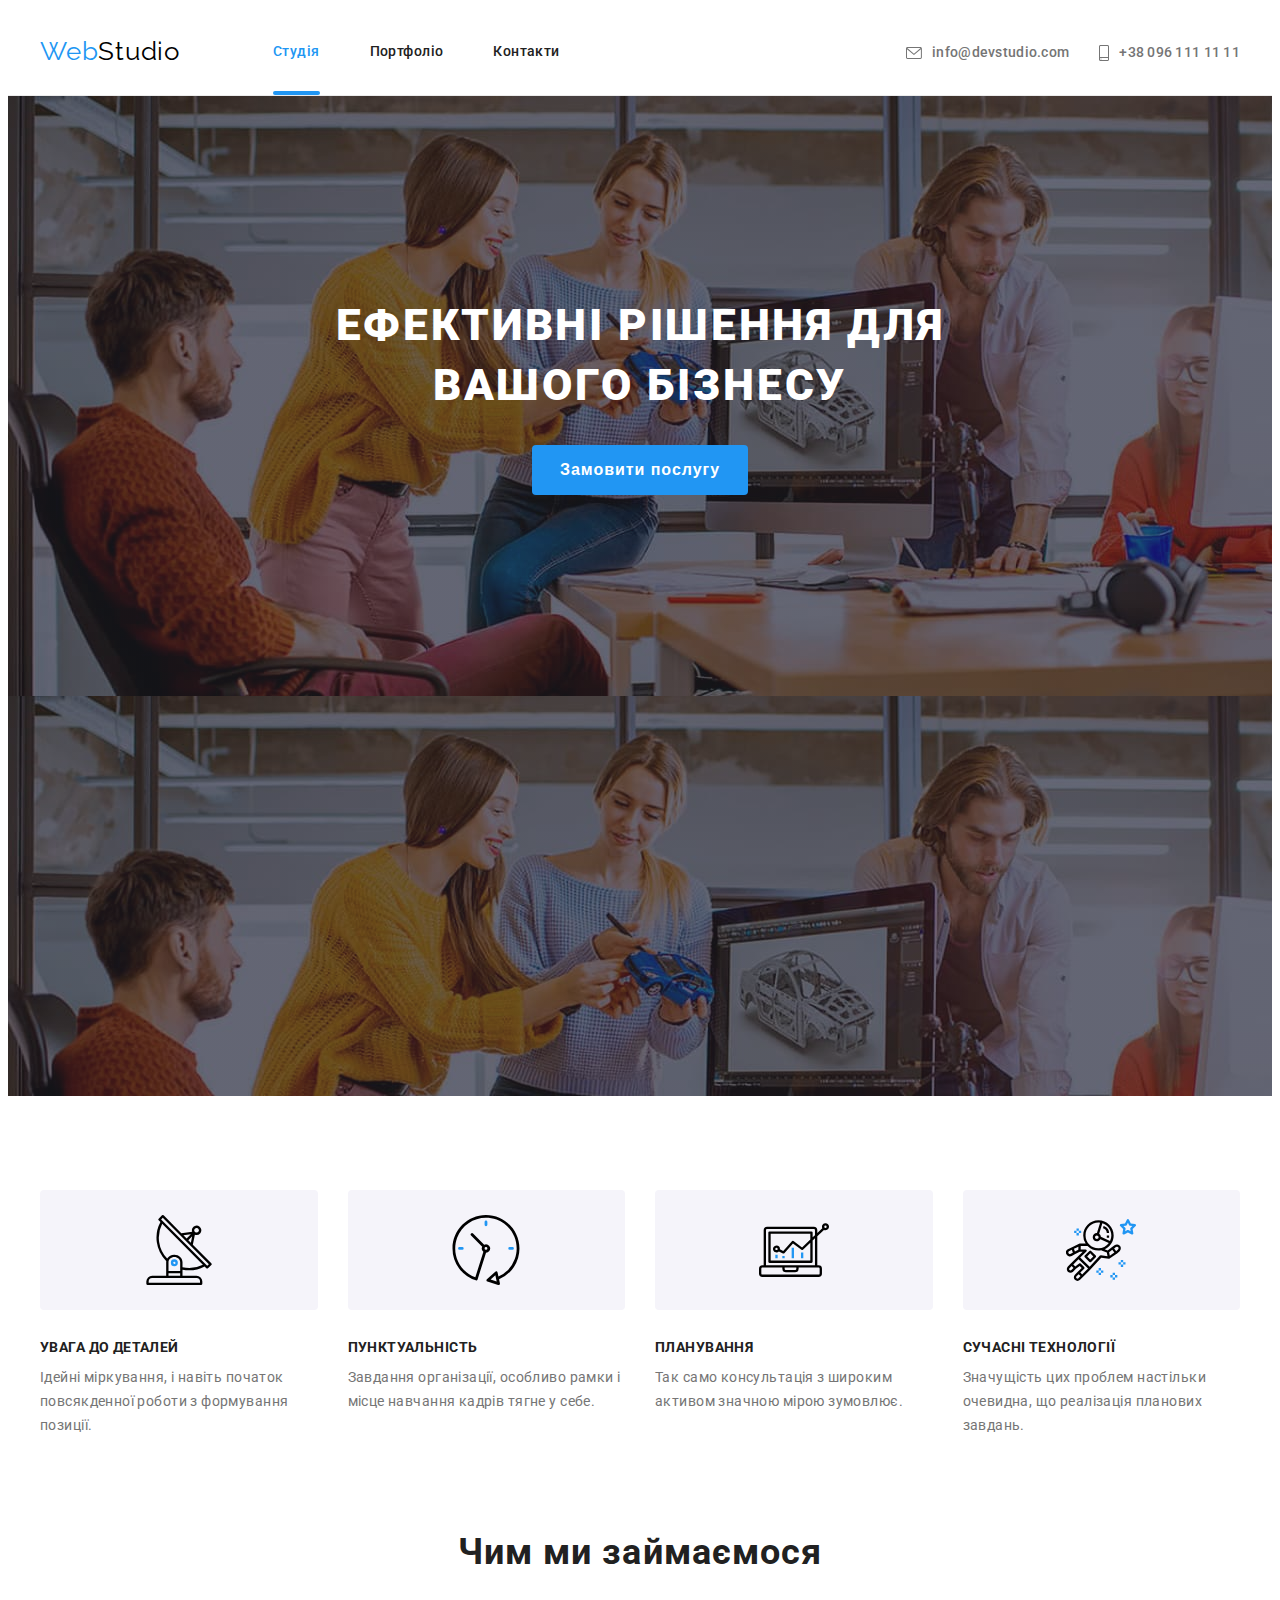
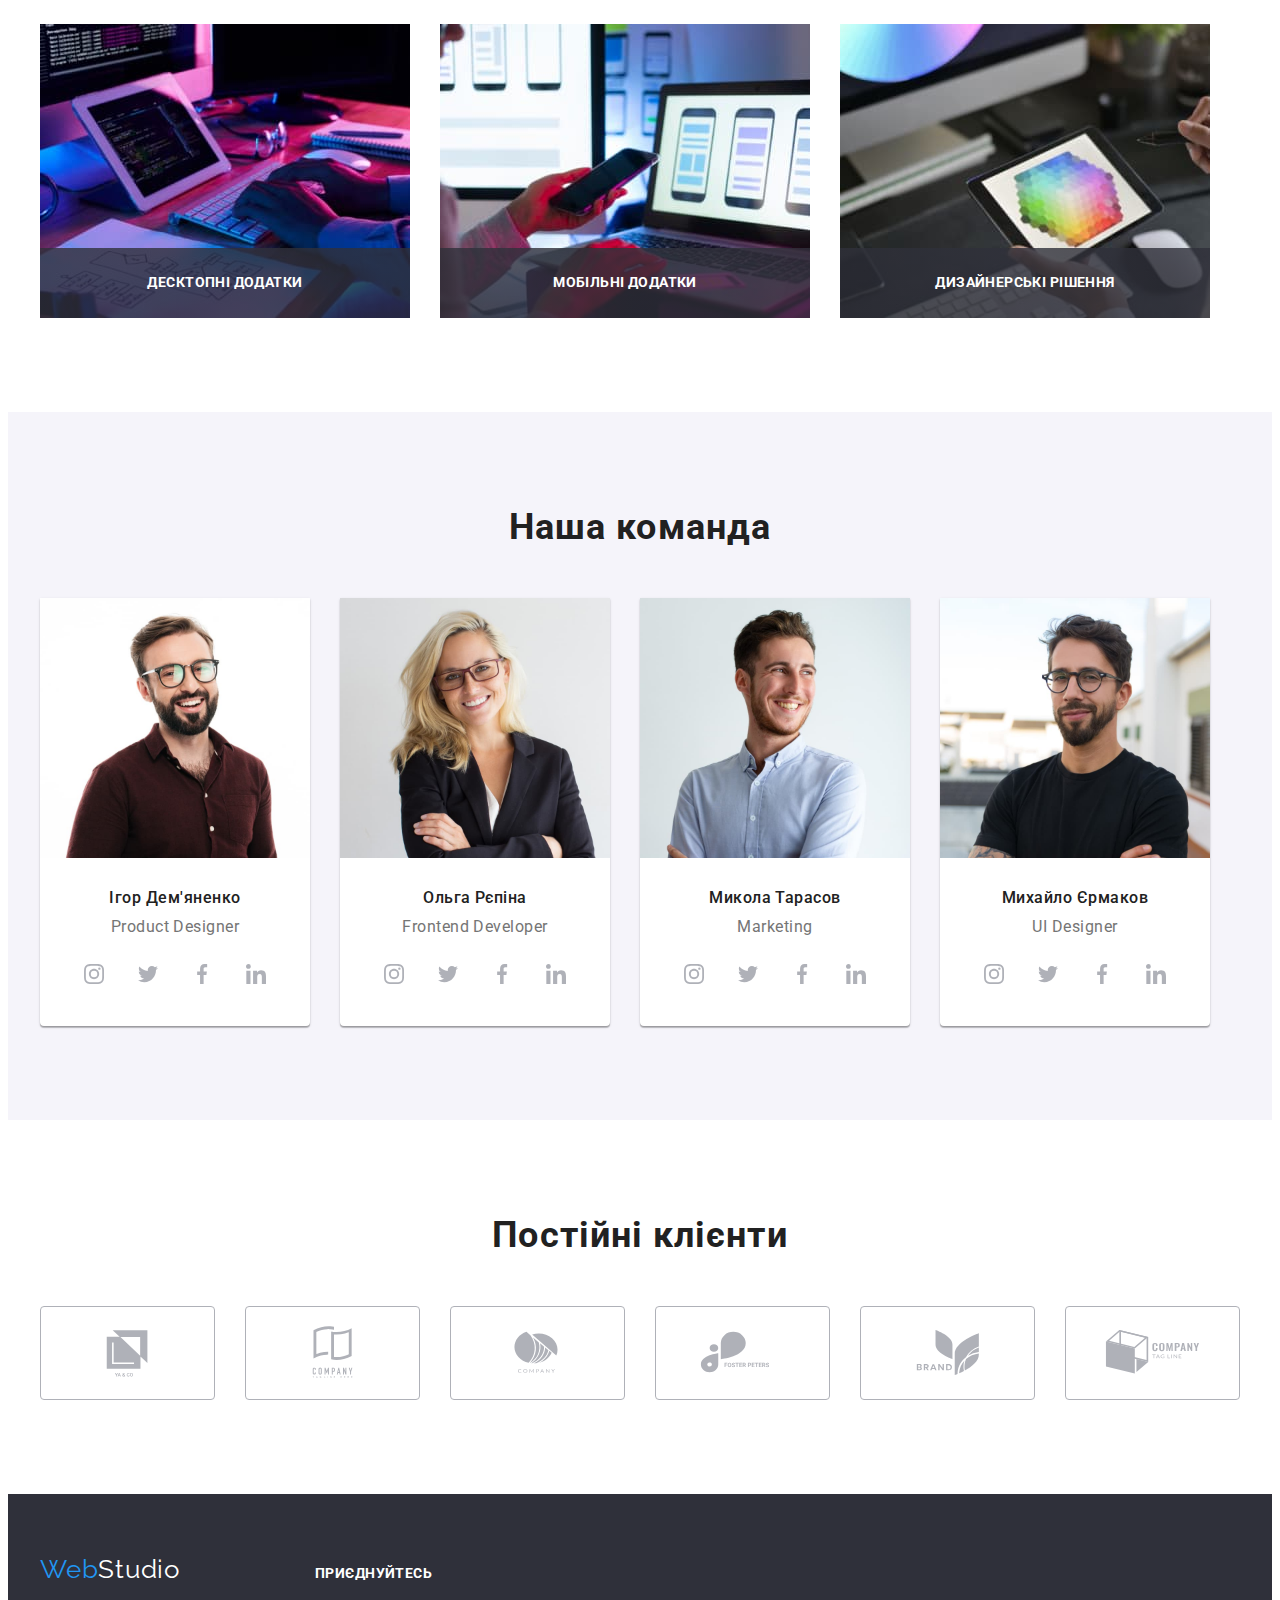
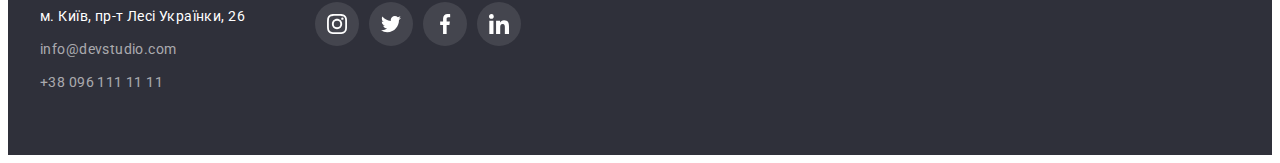
<file: index.html>
<!DOCTYPE html>
<html lang="uk">
  <head>
    <meta charset="UTF-8" />
    <meta http-equiv="X-UA-Compatible" content="IE=edge" />
    <meta name="viewport" content="width=device-width, initial-scale=1.0" />
    <title>Студія</title>
    <link rel="preconnect" href="https://fonts.googleapis.com" />
    <link rel="preconnect" href="https://fonts.gstatic.com" crossorigin />
    <link
      href="https://fonts.googleapis.com/css2?family=Raleway:wght@700&family=Roboto:wght@400;500;700;900&display=swap"
      rel="stylesheet"
    />
    <link
      rel="stylesheet"
      href="https://cdnjs.cloudflare.com/ajax/libs/modern-normalize/1.1.0/modern-normalize.min.css"
      integrity="sha512-wpPYUAdjBVSE4KJnH1VR1HeZfpl1ub8YT/NKx4PuQ5NmX2tKuGu6U/JRp5y+Y8XG2tV+wKQpNHVUX03MfMFn9Q=="
      crossorigin="anonymous"
      referrerpolicy="no-referrer"
    />
    <link rel="stylesheet" href="./css/styles.css" />
  </head>
  <body>
    <header>
      <div class="container header">
        <nav class="site-nav">
          <a class="logo" href="./"><span class="logo-start">Web</span>Studio</a>
          <ul class="site-nav-list">
            <li><a class="site-nav-link active" href="">Студія</a></li>
            <li><a class="site-nav-link" href="./portfolio.html">Портфоліо</a></li>
            <li><a class="site-nav-link" href="">Контакти</a></li>
          </ul>
        </nav>
        <ul class="site-nav-list contacts">
          <li>
            <a class="header-address" href="mailto:info@devstudio.com">
              <svg class="icon-address" width="16" height="12">
                <use href="./images/icons.svg#icon-envelope"></use>
              </svg>
              info@devstudio.com
            </a>
          </li>
          <li>
            <a class="header-address" href="tel:+380961111111">
              <svg class="icon-address" width="10" height="16">
                <use href="./images/icons.svg#icon-smartphone"></use>
              </svg>
              +38 096 111 11 11</a
            >
          </li>
        </ul>
      </div>
    </header>
    <main>
      <section class="hero">
        <div class="container">
          <h1 class="hero-title">
            Ефективні рішення для <br />
            вашого бізнесу
          </h1>
          <button class="hero-btn" data-modal-open>Замовити послугу</button>
        </div>
      </section>
      <section class="section">
        <div class="container">
          <h2 class="visually-hidden">Наші особливості</h2>
          <ul class="pecularity-list">
            <li class="pecularity-list-item">
              <div class="thumb">
                <svg width="70" height="70">
                  <use href="./images/icons.svg#icon-antenna"></use>
                </svg>
              </div>
              <h3 class="pecularity-title">Увага до деталей</h3>
              <p class="pecularity-item">
                Ідейні міркування, і навіть початок повсякденної роботи з формування позиції.
              </p>
            </li>
            <li class="pecularity-list-item">
              <div class="thumb">
                <svg width="70" height="70">
                  <use href="./images/icons.svg#icon-clock"></use>
                </svg>
              </div>
              <h3 class="pecularity-title">Пунктуальність</h3>
              <p class="pecularity-item">
                Завдання організації, особливо рамки і місце навчання кадрів тягне у себе.
              </p>
            </li>
            <li class="pecularity-list-item">
              <div class="thumb">
                <svg width="70" height="70">
                  <use href="./images/icons.svg#icon-diagram"></use>
                </svg>
              </div>
              <h3 class="pecularity-title">Планування</h3>
              <p class="pecularity-item">
                Так само консультація з широким активом значною мірою зумовлює.
              </p>
            </li>
            <li class="pecularity-list-item">
              <div class="thumb">
                <svg width="70" height="70">
                  <use href="./images/icons.svg#icon-astronaut"></use>
                </svg>
              </div>
              <h3 class="pecularity-title">Сучасні технології</h3>
              <p class="pecularity-item">
                Значущість цих проблем настільки очевидна, що реалізація планових завдань.
              </p>
            </li>
          </ul>
        </div>
      </section>
      <section class="section services">
        <div class="container">
          <h2 class="services-title">Чим ми займаємося</h2>
          <ul class="services-list">
            <li>
              <div class="services-thumb">
                <img src="./images/box1.jpg" alt="Services1" width="370" height="294" />
                <p class="services-name">Десктопні додатки</p>
              </div>
            </li>
            <li>
              <div class="services-thumb">
                <img src="./images/box2.jpg" alt="Services2" width="370" height="294" />
                <p class="services-name">Мобільні додатки</p>
              </div>
            </li>
            <li>
              <div class="services-thumb">
                <img src="./images/box3.jpg" alt="Services3" width="370" height="294" />
                <p class="services-name">Дизайнерські рішення</p>
              </div>
            </li>
          </ul>
        </div>
      </section>
      <section class="team">
        <div class="container">
          <h2 class="team-title">Наша команда</h2>
          <ul class="team-list">
            <li class="team-list-item">
              <img src="./images/img1.jpg" alt="Product Designer Photo" width="270" height="260" />
              <h3 class="team-member">Ігор Дем'яненко</h3>
              <p class="team-position">Product Designer</p>
              <ul class="social-list">
                <li>
                  <a
                    class="social-link"
                    href="https://www.instagram.com/"
                    target="_blank"
                    rel="noopener noreferrer"
                  >
                    <svg class="icon" width="20" height="20">
                      <use href="./images/icons.svg#icon-instagram"></use>
                    </svg>
                  </a>
                </li>
                <li>
                  <a
                    class="social-link"
                    href="https://www.twitter.com/"
                    target="_blank"
                    rel="noopener noreferrer"
                  >
                    <svg class="icon" width="20" height="20">
                      <use href="./images/icons.svg#icon-twitter"></use>
                    </svg>
                  </a>
                </li>
                <li>
                  <a
                    class="social-link"
                    href="https://www.facebook.com/"
                    target="_blank"
                    rel="noopener noreferrer"
                  >
                    <svg class="icon" width="20" height="20">
                      <use href="./images/icons.svg#icon-facebook"></use>
                    </svg>
                  </a>
                </li>
                <li>
                  <a
                    class="social-link"
                    href="https://www.linkedin.com/"
                    target="_blank"
                    rel="noopener noreferrer"
                  >
                    <svg class="icon" width="20" height="20">
                      <use href="./images/icons.svg#icon-linkedin"></use>
                    </svg>
                  </a>
                </li>
              </ul>
            </li>
            <li class="team-list-item">
              <img
                src="./images/img2.jpg"
                alt="Frontend Developer Photo"
                width="270"
                height="260"
              />
              <h3 class="team-member">Ольга Рєпіна</h3>
              <p class="team-position">Frontend Developer</p>
              <ul class="social-list">
                <li>
                  <a
                    class="social-link"
                    href="https://www.instagram.com/"
                    target="_blank"
                    rel="noopener noreferrer"
                  >
                    <svg class="icon" width="20" height="20">
                      <use href="./images/icons.svg#icon-instagram"></use>
                    </svg>
                  </a>
                </li>
                <li>
                  <a
                    class="social-link"
                    href="https://www.twitter.com/"
                    target="_blank"
                    rel="noopener noreferrer"
                  >
                    <svg class="icon" width="20" height="20">
                      <use href="./images/icons.svg#icon-twitter"></use>
                    </svg>
                  </a>
                </li>
                <li>
                  <a
                    class="social-link"
                    href="https://www.facebook.com/"
                    target="_blank"
                    rel="noopener noreferrer"
                  >
                    <svg class="icon" width="20" height="20">
                      <use href="./images/icons.svg#icon-facebook"></use>
                    </svg>
                  </a>
                </li>
                <li>
                  <a
                    class="social-link"
                    href="https://www.linkedin.com/"
                    target="_blank"
                    rel="noopener noreferrer"
                  >
                    <svg class="icon" width="20" height="20">
                      <use href="./images/icons.svg#icon-linkedin"></use>
                    </svg>
                  </a>
                </li>
              </ul>
            </li>
            <li class="team-list-item">
              <img src="./images/img3.jpg" alt="Marketing Photo" width="270" height="260" />
              <h3 class="team-member">Микола Тарасов</h3>
              <p class="team-position">Marketing</p>
              <ul class="social-list">
                <li>
                  <a
                    class="social-link"
                    href="https://www.instagram.com/"
                    target="_blank"
                    rel="noopener noreferrer"
                  >
                    <svg class="icon" width="20" height="20">
                      <use href="./images/icons.svg#icon-instagram"></use>
                    </svg>
                  </a>
                </li>
                <li>
                  <a
                    class="social-link"
                    href="https://www.twitter.com/"
                    target="_blank"
                    rel="noopener noreferrer"
                  >
                    <svg class="icon" width="20" height="20">
                      <use href="./images/icons.svg#icon-twitter"></use>
                    </svg>
                  </a>
                </li>
                <li>
                  <a
                    class="social-link"
                    href="https://www.facebook.com/"
                    target="_blank"
                    rel="noopener noreferrer"
                  >
                    <svg class="icon" width="20" height="20">
                      <use href="./images/icons.svg#icon-facebook"></use>
                    </svg>
                  </a>
                </li>
                <li>
                  <a
                    class="social-link"
                    href="https://www.linkedin.com/"
                    target="_blank"
                    rel="noopener noreferrer"
                  >
                    <svg class="icon" width="20" height="20">
                      <use href="./images/icons.svg#icon-linkedin"></use>
                    </svg>
                  </a>
                </li>
              </ul>
            </li>
            <li class="team-list-item">
              <img src="./images/img4.jpg" alt="UI Designer Photo" width="270" height="260" />
              <h3 class="team-member">Михайло Єрмаков</h3>
              <p class="team-position">UI Designer</p>
              <ul class="social-list">
                <li>
                  <a
                    class="social-link"
                    href="https://www.instagram.com/"
                    target="_blank"
                    rel="noopener noreferrer"
                  >
                    <svg class="icon" width="20" height="20">
                      <use href="./images/icons.svg#icon-instagram"></use>
                    </svg>
                  </a>
                </li>
                <li>
                  <a
                    class="social-link"
                    href="https://www.twitter.com/"
                    target="_blank"
                    rel="noopener noreferrer"
                  >
                    <svg class="icon" width="20" height="20">
                      <use href="./images/icons.svg#icon-twitter"></use>
                    </svg>
                  </a>
                </li>
                <li>
                  <a
                    class="social-link"
                    href="https://www.facebook.com/"
                    target="_blank"
                    rel="noopener noreferrer"
                  >
                    <svg class="icon" width="20" height="20">
                      <use href="./images/icons.svg#icon-facebook"></use>
                    </svg>
                  </a>
                </li>
                <li>
                  <a
                    class="social-link"
                    href="https://www.linkedin.com/"
                    target="_blank"
                    rel="noopener noreferrer"
                  >
                    <svg class="icon" width="20" height="20">
                      <use href="./images/icons.svg#icon-linkedin"></use>
                    </svg>
                  </a>
                </li>
              </ul>
            </li>
          </ul>
        </div>
      </section>
      <section class="section">
        <div class="container">
          <h2 class="clients-title">Постійні клієнти</h2>
          <ul class="clients-list">
            <li>
              <a class="clients-link" href="" target="_blank" rel="noopener noreferrer">
                <svg class="icon-clients" width="106" height="60">
                  <use href="./images/icons.svg#icon-client1"></use>
                </svg>
              </a>
            </li>
            <li>
              <a class="clients-link" href="" target="_blank" rel="noopener noreferrer">
                <svg class="icon-clients" width="106" height="60">
                  <use href="./images/icons.svg#icon-client2"></use>
                </svg>
              </a>
            </li>
            <li>
              <a class="clients-link" href="" target="_blank" rel="noopener noreferrer">
                <svg class="icon-clients" width="106" height="60">
                  <use href="./images/icons.svg#icon-client3"></use>
                </svg>
              </a>
            </li>
            <li>
              <a class="clients-link" href="" target="_blank" rel="noopener noreferrer">
                <svg class="icon-clients" width="106" height="60">
                  <use href="./images/icons.svg#icon-client4"></use>
                </svg>
              </a>
            </li>
            <li>
              <a class="clients-link" href="" target="_blank" rel="noopener noreferrer">
                <svg class="icon-clients" width="106" height="60">
                  <use href="./images/icons.svg#icon-client5"></use>
                </svg>
              </a>
            </li>
            <li>
              <a class="clients-link" href="" target="_blank" rel="noopener noreferrer">
                <svg class="icon-clients" width="106" height="60">
                  <use href="./images/icons.svg#icon-client6"></use>
                </svg>
              </a>
            </li>
          </ul>
        </div>
      </section>
    </main>
    <footer class="footer">
      <div class="container footer-menu">
        <div>
          <a class="logo white" href="./"><span class="logo-start">Web</span>Studio</a>
          <address class="address">
            <ul class="address-list">
              <li>
                <a
                  class="post-address"
                  href="https://goo.gl/maps/CPtrU1FHBa2aNyZL9"
                  target="_blank"
                  rel="noopener noreferrer"
                  >м. Київ, пр-т Лесі Українки, 26
                </a>
              </li>
              <li>
                <a class="footer-address" href="mailto:info@devstudio.com">info@devstudio.com</a>
              </li>
              <li>
                <a class="footer-address" href="tel:+380961111111">+38 096 111 11 11</a>
              </li>
            </ul>
          </address>
        </div>
        <div>
          <h4 class="join-us-title">Приєднуйтесь</h4>
          <ul class="social-list">
            <li>
              <a
                class="social-link dark"
                href="https://www.instagram.com/"
                target="_blank"
                rel="noopener noreferrer"
              >
                <svg class="icon" width="20" height="20">
                  <use href="./images/icons.svg#icon-instagram"></use>
                </svg>
              </a>
            </li>
            <li>
              <a
                class="social-link dark"
                href="https://www.twitter.com/"
                target="_blank"
                rel="noopener noreferrer"
              >
                <svg class="icon" width="20" height="20">
                  <use href="./images/icons.svg#icon-twitter"></use>
                </svg>
              </a>
            </li>
            <li>
              <a
                class="social-link dark"
                href="https://www.facebook.com/"
                target="_blank"
                rel="noopener noreferrer"
              >
                <svg class="icon" width="20" height="20">
                  <use href="./images/icons.svg#icon-facebook"></use>
                </svg>
              </a>
            </li>
            <li>
              <a
                class="social-link dark"
                href="https://www.linkedin.com/"
                target="_blank"
                rel="noopener noreferrer"
              >
                <svg class="icon" width="20" height="20">
                  <use href="./images/icons.svg#icon-linkedin"></use>
                </svg>
              </a>
            </li>
          </ul>
        </div>
      </div>
    </footer>
    <div class="backdrop is-hidden" data-modal>
      <div class="modal">
        <button class="btn-modal-close" data-modal-close>
          <svg class="icon-close" width="18" height="18">
            <use href="./images/icons.svg#icon-close"></use>
          </svg>
        </button>
      </div>
    </div>
    <script src="./js/modal.js"></script>
  </body>
</html>
</file>
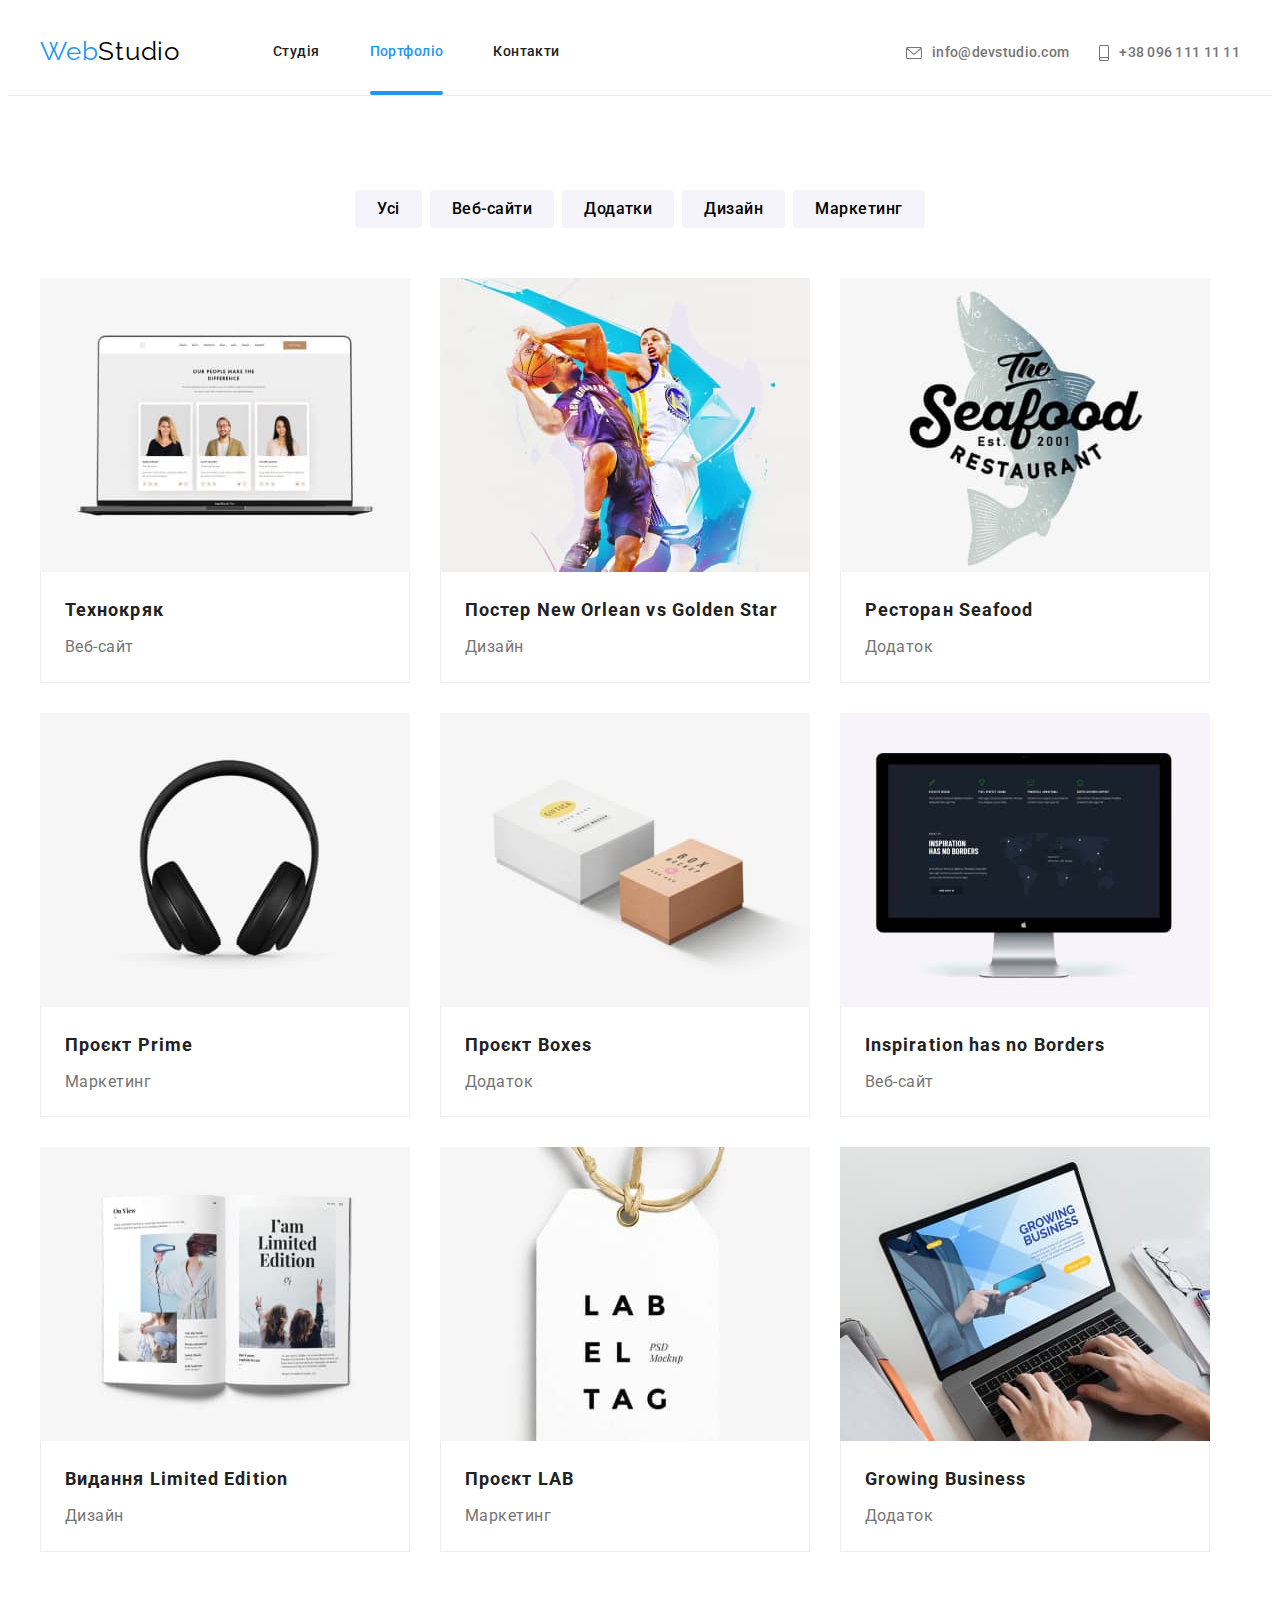
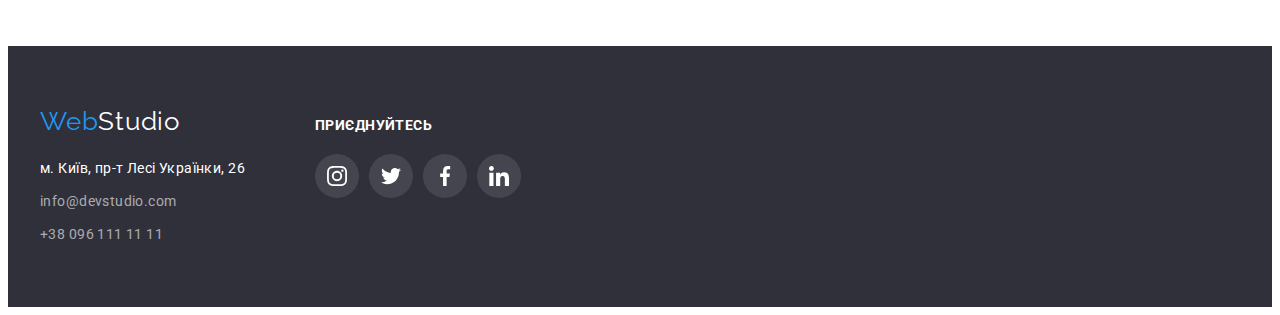
<file: portfolio.html>
<!DOCTYPE html>
<html lang="uk">
  <head>
    <meta charset="UTF-8" />
    <meta http-equiv="X-UA-Compatible" content="IE=edge" />
    <meta name="viewport" content="width=device-width, initial-scale=1.0" />
    <title>Портфоліо</title>
    <link rel="preconnect" href="https://fonts.googleapis.com" />
    <link rel="preconnect" href="https://fonts.gstatic.com" crossorigin />
    <link
      href="https://fonts.googleapis.com/css2?family=Raleway:wght@700&family=Roboto:wght@400;500;700;900&display=swap"
      rel="stylesheet"
    />
    <link
      rel="stylesheet"
      href="https://cdnjs.cloudflare.com/ajax/libs/modern-normalize/1.1.0/modern-normalize.min.css"
      integrity="sha512-wpPYUAdjBVSE4KJnH1VR1HeZfpl1ub8YT/NKx4PuQ5NmX2tKuGu6U/JRp5y+Y8XG2tV+wKQpNHVUX03MfMFn9Q=="
      crossorigin="anonymous"
      referrerpolicy="no-referrer"
    />
    <link rel="stylesheet" href="./css/styles.css" />
  </head>
  <body>
    <header>
      <div class="container header">
        <nav class="site-nav">
          <a class="logo" href="./"><span class="logo-start">Web</span>Studio</a>
          <ul class="site-nav-list">
            <li><a class="site-nav-link" href="./index.html">Студія</a></li>
            <li><a class="site-nav-link active" href="">Портфоліо</a></li>
            <li><a class="site-nav-link" href="">Контакти</a></li>
          </ul>
        </nav>
        <ul class="site-nav-list contacts">
          <li>
            <a class="header-address" href="mailto:info@devstudio.com">
              <svg class="icon-address" width="16" height="12">
                <use href="./images/icons.svg#icon-envelope"></use>
              </svg>
              info@devstudio.com
            </a>
          </li>
          <li>
            <a class="header-address" href="tel:+380961111111">
              <svg class="icon-address" width="10" height="16">
                <use href="./images/icons.svg#icon-smartphone"></use>
              </svg>
              +38 096 111 11 11</a
            >
          </li>
        </ul>
      </div>
    </header>
    <main>
      <section class="section">
        <div class="container">
          <h1 class="visually-hidden">Наші проекти</h1>
          <ul class="btn-filter">
            <li>
              <button type="button" class="btn">Усі</button>
            </li>
            <li>
              <button type="button" class="btn">Веб-сайти</button>
            </li>
            <li>
              <button type="button" class="btn">Додатки</button>
            </li>
            <li>
              <button type="button" class="btn">Дизайн</button>
            </li>
            <li>
              <button type="button" class="btn">Маркетинг</button>
            </li>
          </ul>
          <ul class="project-list">
            <li>
              <a href="" class="project-link">
                <div class="overlay">
                  <img src="./images/example1.jpg" alt="Першиий проект" width="370" height="294" />
                  <p class="overlay-text">
                    Ресурс пропонує комплексні пропозиції з різним рівнем функціоналу та сервісів.
                    Все це дозволить відвідувачу отримати вичерпні відомості про компанію чи
                    приватну особу.
                  </p>
                </div>
                <div class="project-container">
                  <h2 class="project-client">Технокряк</h2>
                  <p class="project-type">Веб-сайт</p>
                </div>
              </a>
            </li>
            <li>
              <a href="" class="project-link">
                <div class="overlay">
                  <img src="./images/example2.jpg" alt="Другий проект" width="370" height="294" />
                  <p class="overlay-text">
                    Ресурс пропонує комплексні пропозиції з різним рівнем функціоналу та сервісів.
                    Все це дозволить відвідувачу отримати вичерпні відомості про компанію чи
                    приватну особу.
                  </p>
                </div>
                <div class="project-container">
                  <h2 class="project-client">Постер New Orlean vs Golden Star</h2>
                  <p class="project-type">Дизайн</p>
                </div>
              </a>
            </li>
            <li>
              <a href="" class="project-link">
                <div class="overlay">
                  <img src="./images/example3.jpg" alt="Третій проект" width="370" height="294" />
                  <p class="overlay-text">
                    Ресурс пропонує комплексні пропозиції з різним рівнем функціоналу та сервісів.
                    Все це дозволить відвідувачу отримати вичерпні відомості про компанію чи
                    приватну особу.
                  </p>
                </div>
                <div class="project-container">
                  <h2 class="project-client">Ресторан Seafood</h2>
                  <p class="project-type">Додаток</p>
                </div>
              </a>
            </li>
            <li>
              <a href="" class="project-link">
                <div class="overlay">
                  <img
                    src="./images/example4.jpg"
                    alt="Четвертий проект"
                    width="370"
                    height="294"
                  />
                  <p class="overlay-text">
                    Ресурс пропонує комплексні пропозиції з різним рівнем функціоналу та сервісів.
                    Все це дозволить відвідувачу отримати вичерпні відомості про компанію чи
                    приватну особу.
                  </p>
                </div>
                <div class="project-container">
                  <h2 class="project-client">Проєкт Prime</h2>
                  <p class="project-type">Маркетинг</p>
                </div>
              </a>
            </li>
            <li>
              <a href="" class="project-link">
                <div class="overlay">
                  <img src="./images/example5.jpg" alt="П'ятий проект" width="370" height="294" />
                  <p class="overlay-text">
                    Ресурс пропонує комплексні пропозиції з різним рівнем функціоналу та сервісів.
                    Все це дозволить відвідувачу отримати вичерпні відомості про компанію чи
                    приватну особу.
                  </p>
                </div>
                <div class="project-container">
                  <h2 class="project-client">Проєкт Boxes</h2>
                  <p class="project-type">Додаток</p>
                </div>
              </a>
            </li>
            <li>
              <a href="" class="project-link">
                <div class="overlay">
                  <img src="./images/example6.jpg" alt="Шостий проект" width="370" height="294" />
                  <p class="overlay-text">
                    Ресурс пропонує комплексні пропозиції з різним рівнем функціоналу та сервісів.
                    Все це дозволить відвідувачу отримати вичерпні відомості про компанію чи
                    приватну особу.
                  </p>
                </div>
                <div class="project-container">
                  <h2 class="project-client">Inspiration has no Borders</h2>
                  <p class="project-type">Веб-сайт</p>
                </div>
              </a>
            </li>
            <li>
              <a href="" class="project-link">
                <div class="overlay">
                  <img src="./images/example7.jpg" alt="Сьомий проект" width="370" height="294" />
                  <p class="overlay-text">
                    Ресурс пропонує комплексні пропозиції з різним рівнем функціоналу та сервісів.
                    Все це дозволить відвідувачу отримати вичерпні відомості про компанію чи
                    приватну особу.
                  </p>
                </div>
                <div class="project-container">
                  <h2 class="project-client">Видання Limited Edition</h2>
                  <p class="project-type">Дизайн</p>
                </div>
              </a>
            </li>
            <li>
              <a href="" class="project-link">
                <div class="overlay">
                  <img src="./images/example8.jpg" alt="Восьмий проект" width="370" height="294" />
                  <p class="overlay-text">
                    Ресурс пропонує комплексні пропозиції з різним рівнем функціоналу та сервісів.
                    Все це дозволить відвідувачу отримати вичерпні відомості про компанію чи
                    приватну особу.
                  </p>
                </div>
                <div class="project-container">
                  <h2 class="project-client">Проєкт LAB</h2>
                  <p class="project-type">Маркетинг</p>
                </div>
              </a>
            </li>
            <li>
              <a href="" class="project-link">
                <div class="overlay">
                  <img src="./images/example9.jpg" alt="Девятий проект" width="370" height="294" />
                  <p class="overlay-text">
                    Ресурс пропонує комплексні пропозиції з різним рівнем функціоналу та сервісів.
                    Все це дозволить відвідувачу отримати вичерпні відомості про компанію чи
                    приватну особу.
                  </p>
                </div>
                <div class="project-container">
                  <h2 class="project-client">Growing Business</h2>
                  <p class="project-type">Додаток</p>
                </div>
              </a>
            </li>
          </ul>
        </div>
      </section>
    </main>
    <footer class="footer">
      <div class="container footer-menu">
        <div>
          <a class="logo white" href="./"><span class="logo-start">Web</span>Studio</a>
          <address class="address">
            <ul class="address-list">
              <li>
                <a
                  class="post-address"
                  href="https://goo.gl/maps/CPtrU1FHBa2aNyZL9"
                  target="_blank"
                  rel="noopener noreferrer"
                  >м. Київ, пр-т Лесі Українки, 26
                </a>
              </li>
              <li>
                <a class="footer-address" href="mailto:info@devstudio.com">info@devstudio.com</a>
              </li>
              <li>
                <a class="footer-address" href="tel:+380961111111">+38 096 111 11 11</a>
              </li>
            </ul>
          </address>
        </div>
        <div>
          <h4 class="join-us-title">Приєднуйтесь</h4>
          <ul class="social-list">
            <li>
              <a
                class="social-link dark"
                href="https://www.instagram.com/"
                target="_blank"
                rel="noopener noreferrer"
              >
                <svg class="icon" width="20" height="20">
                  <use href="./images/icons.svg#icon-instagram"></use>
                </svg>
              </a>
            </li>
            <li>
              <a
                class="social-link dark"
                href="https://www.twitter.com/"
                target="_blank"
                rel="noopener noreferrer"
              >
                <svg class="icon" width="20" height="20">
                  <use href="./images/icons.svg#icon-twitter"></use>
                </svg>
              </a>
            </li>
            <li>
              <a
                class="social-link dark"
                href="https://www.facebook.com/"
                target="_blank"
                rel="noopener noreferrer"
              >
                <svg class="icon" width="20" height="20">
                  <use href="./images/icons.svg#icon-facebook"></use>
                </svg>
              </a>
            </li>
            <li>
              <a
                class="social-link dark"
                href="https://www.linkedin.com/"
                target="_blank"
                rel="noopener noreferrer"
              >
                <svg class="icon" width="20" height="20">
                  <use href="./images/icons.svg#icon-linkedin"></use>
                </svg>
              </a>
            </li>
          </ul>
        </div>
      </div>
    </footer>
  </body>
</html>
</file>
<file: css/styles.css>
:root {
    --main-color: #212121;
    --secondary-color: #757575;
    --main-logo-color: #000000;
    --main-bg-color: #FFFFFF;
    --secondary-bg-color: #2F303A;
    --main-accent-color: #2196F3;
}

body {
    font-family: 'Roboto', sans-serif;
    color: var(--main-color);
    background-color: var(--main-bg-color);
}

li {
    list-style: none;
    padding-left: 0;
}

a {
    text-decoration: none;
    color: inherit;
}

img {
    display: block;       
}

h1,h2,h3,h4,p,ul {
    margin: 0;
    padding-left: 0;
}

.logo {
    margin-right: 93px;
    font-family: 'Raleway', sans-serif;
    font-size: 26px;
    line-height: 1.19;
    letter-spacing: 0.03em;
    color: var(--main-logo-color);
}

.logo-start {
    color: #2196F3;
}

.logo.white {
    color: #FFFFFF;
    margin-right: 0;
    margin-bottom: 20px;
    display: inline-block;
}

.site-nav-link {
    font-weight: 500;
    font-size: 14px;
    line-height: 1.62;
    letter-spacing: 0.03em;
    display: block;
    padding: 32px 0;

    transition: color 250ms cubic-bezier(0.4, 0, 0.2, 1);
}

.site-nav-link.active {
    color: #2196F3;
    position: relative;
}

.site-nav-link.active::after {
    content: "";
    
    position: absolute;
    bottom: 0;
    left: 0;
    
    display: block;
    width: 100%;
    height: 4px;
    background-color: var(--main-accent-color);
    border-radius: 2px;
}

.site-nav li {
    position: relative;
}

.header-address {
    font-weight: 500;
    font-size: 14px;
    line-height: 1.14;
    letter-spacing: 0.02em;
    color: var(--secondary-color);
    display: inline-flex;
    gap: 10px;
    vertical-align: middle;
    align-items: center;

    transition: color 250ms cubic-bezier(0.4, 0, 0.2, 1);
}

.address {
    font-style: normal;
    font-size: 14px;
    line-height: 1.71;
    letter-spacing: 0.03em;
    color: rgba(255, 255, 255, 0.6);
}

.footer-address {
    transition: color 250ms cubic-bezier(0.4, 0, 0.2, 1);
}

.post-address {
    color: #FFFFFF;

    transition: color 250ms cubic-bezier(0.4, 0, 0.2, 1);
}


.site-nav-link:hover,
.site-nav-link:focus,
.header-address:hover,
.header-address:focus,
.footer-address:hover,
.footer-address:focus,
.post-address:hover,
.post-address:focus {
    color: #2196F3;
}

.btn {
    font-family: inherit;
    font-weight: 500;
    font-size: 16px;
    line-height: 1.63;
    letter-spacing: 0.03em;
    background-color: #F5F4FA;
    border: transparent;
    border-radius: 4px;
    padding-left: 22px;
    padding-right: 22px;
    min-height: 38px;
    cursor: pointer;

    transition: color 250ms cubic-bezier(0.4, 0, 0.2, 1), background-color 250ms cubic-bezier(0.4, 0, 0.2, 1), box-shadow 250ms cubic-bezier(0.4, 0, 0.2, 1);
}

.hero-btn {
    font-weight: 700;
    font-size: 16px;
    line-height: 1.87;
    letter-spacing: 0.06em;
    color: #FFFFFF;
    background-color: var(--main-accent-color);
    margin: 0;
    border-radius: 4px;
    min-width: 216px;
    min-height: 50px;
    border-color: transparent;
    cursor: pointer;

    transition: background-color 250ms cubic-bezier(0.4, 0, 0.2, 1), box-shadow 250ms cubic-bezier(0.4, 0, 0.2, 1);
}

.hero-btn:hover,
.hero-btn:focus {
    background-color: #188CE8;
    box-shadow: 0px 4px 4px rgba(0, 0, 0, 0.15);
    
}

.btn:hover,
.btn:focus {
    color: var(--main-bg-color);
    background-color: var(--main-accent-color);
    box-shadow: 0px 3px 1px rgba(0, 0, 0, 0.1), 0px 1px 2px rgba(0, 0, 0, 0.08), 0px 2px 2px rgba(0, 0, 0, 0.12);
}

.btn-filter {
    display: flex;
    border: transparent;
    gap: 8px;
    margin-bottom: 50px;
    justify-content: center;
}

.section {
    padding: 94px 0;
 }

.section.services {
    padding-top: 0px;
} 

.hero {
    background-color: var(--secondary-bg-color);
    margin: 0;
    padding: 200px 0;
    text-align: center;

    height: 600px;
    max-width: 1600px;
    margin-left: auto;
    margin-right: auto;
    background-image: linear-gradient(rgba(47, 48, 58, 0.4),rgba(47, 48, 58, 0.4)), url("../images/hero-img.jpg");
}

.hero-title {
    margin-bottom: 30px;
    font-weight: 900;
    font-size: 44px;
    line-height: 1.36;
    letter-spacing: 0.06em;
    text-transform: uppercase;
    color: #FFFFFF;
}

.project-list {
    display: flex;
    flex-wrap: wrap;
    gap: 30px;
}

.project-link {
    transition: box-shadow 250ms cubic-bezier(0.4, 0, 0.2, 1);
}

.project-link:hover,
.project-link:focus {
    display: block;
    box-shadow: 0px 1px 1px rgba(0, 0, 0, 0.12), 0px 4px 4px rgba(0, 0, 0, 0.06), 1px 4px 6px rgba(0, 0, 0, 0.16);
}

.project-client {
    font-weight: 700;
    font-size: 18px;
    line-height: 2.0;
    letter-spacing: 0.06em;
    margin-bottom: 4px;
}

.project-type {
    font-size: 16px;
    line-height: 1.87;
    letter-spacing: 0.03em;
    color: var(--secondary-color);
}

.pecularity-list {
    display: flex;
    gap: 30px;
}

.pecularity-list-item {
    flex-basis: calc((100% - 90px)/4);
}

.pecularity-title {
    font-size: 14px;
    line-height: 1.14;
    letter-spacing: 0.03em;
    text-transform: uppercase;
    margin-bottom: 10px;
}

.pecularity-item {
    font-size: 14px;
    line-height: 1.71;
    letter-spacing: 0.03em;
    color: var(--secondary-color);
}

.services-title,
.team-title,
.clients-title {
    font-size: 36px;
    line-height: 1.17;
    text-align: center;
    letter-spacing: 0.03em;
    margin-bottom: 50px;
}

.services-list {
    display: flex;
    gap: 30px;
}

.team {
    background-color: #F5F4FA;
    padding-top: 94px;
    padding-bottom: 94px;
}

.team-list {
    display: flex;
    gap: 30px;
}

.team-list-item {
    background-color: #FFFFFF;
    border-radius: 0px 0px 4px 4px;
    box-shadow: 0px 1px 3px rgba(0, 0, 0, 0.12), 0px 1px 1px rgba(0, 0, 0, 0.14), 0px 2px 1px rgba(0, 0, 0, 0.2);
    padding-bottom: 30px;
}

.team-member {
    font-weight: 500;
    font-size: 16px;
    line-height: 1.19;
    text-align: center;
    letter-spacing: 0.03em;
    margin-top: 30px;
    margin-bottom: 10px;
}

.team-position {
    font-size: 16px;
    line-height: 1.19;
    text-align: center;
    letter-spacing: 0.03em;
    color: var(--secondary-color);
    margin-bottom: 16px;
}

.footer {
    background-color: var(--secondary-bg-color);
    padding: 60px 0;
}

.container {
    margin: auto;
    width: 1200px;
    padding-left: 15px;
    padding-right: 15px;
}

header {
    border-bottom: 1px solid #ECECEC;
}

.container.header {
    display: flex;
    align-items: center;

}

.site-nav {
    display: flex;
    align-items: center;
}

.site-nav-list {
    display: flex;
    gap: 50px;
}

.site-nav-list.contacts {
    margin-left: auto;
    gap: 30px;
}

.address-list li:not(:last-child) {
    margin-bottom: 9px;
}

.visually-hidden {
    position: absolute;
    width: 1px;
    height: 1px;
    margin: -1px;
    border: 0;
    padding: 0;
    white-space: nowrap;
    clip-path: inset(100%);
    clip: rect(0 0 0 0);
    overflow: hidden;
}

.thumb {
    margin-bottom: 30px;
    border-radius: 4px;
    height: 120px;
    background-color: #F5F4FA;
    display: flex;
    align-items: center;
    justify-content: center;
}

.social-list {
    display: flex;
    gap: 10px;
    justify-content: center;
}

.social-link {
    display: flex;
    align-items: center;
    justify-content: center;
    
    color: #AFB1B8;
    width: 44px;
    height: 44px;
    border-radius: 50%;

    transition: color 250ms cubic-bezier(0.4, 0, 0.2, 1), background-color 250ms cubic-bezier(0.4, 0, 0.2, 1);
}

.social-link.dark {
    color: #FFFFFF;
    background-color: rgba(255, 255, 255, 0.1);

    transition: background-color 250ms cubic-bezier(0.4, 0, 0.2, 1);
}

.social-link:hover,
.social-link:focus {
    color: #FFFFFF;
    background-color: var(--main-accent-color);
}

.icon {
    fill: currentColor;
}

.clients-list {
    display: flex;
    gap: 30px;
}

.clients-list li {
    flex-basis: calc((100% - 150px)/4);
}

.clients-link {
    display: flex;
    align-items: center;
    justify-content: center;
    
    color: #AFB1B8;
    height: 92px;
    border: 1px solid #AFB1B8;
    border-radius: 4px;

    transition: color 250ms cubic-bezier(0.4, 0, 0.2, 1), border 250ms cubic-bezier(0.4, 0, 0.2, 1);
}

.clients-link:hover,
.clients-link:focus {
    color: var(--main-accent-color);
    border: 1px solid var(--main-accent-color);
}

.icon-clients {
    fill: currentColor;
}

.icon-address {
    fill: currentColor;
}

.join-us-title {
    font-weight: 700;
    font-size: 14px;
    line-height: 1.14;
    letter-spacing: 0.03em;
    text-transform: uppercase;
    color: var(--main-bg-color);
    margin-bottom: 20px;
}

.footer-menu {
    display: flex;
    gap: 70px;
    align-items: baseline;
}

.project-container {
    padding: 20px 24px;
    border-right: 1px solid #EEEEEE;
    border-bottom: 1px solid #EEEEEE;
    border-left: 1px solid #EEEEEE;
}

.services-name {
    position: absolute;
    bottom: 0;
    width: 100%;
    height: 70px;

    display: flex;
    justify-content: center;
    align-items: center;
    
    font-weight: 700;
    font-size: 14px;
    line-height: 1.14;
    letter-spacing: 0.03em;
    text-transform: uppercase;
    color: var(--main-bg-color);

    background-image: linear-gradient(rgba(47, 48, 58, 0.8),rgba(47, 48, 58, 0.8));
}

.services-thumb {
    position: relative;
}

.project-link:hover .overlay-text,
.project-link:focus .overlay-text {
    transform: translateY(0);
    opacity: 1;
}

.overlay {
    position: relative;
    overflow: hidden;
}

.overlay-text {
    position: absolute;
    top: 0;
    left: 0;
    transform: translateY(100%);
    transition: transform 250ms cubic-bezier(0.4, 0, 0.2, 1), opacity 250ms cubic-bezier(0.4, 0, 0.2, 1);
                           
    height: 100%;
    padding: 63px 24px;
    font-size: 18px;
    line-height: 1.55;
    letter-spacing: 0.03em;
    color: var(--main-bg-color);
    background-color: rgba(33, 150, 243, 0.9);
    opacity: 0;
}

.backdrop {
    position: fixed;
    top: 0;
    left: 0;

    width: 100%;
    height: 100%;

    background: rgba(0, 0, 0, 0.2);

    opacity: 1;
    transition: opacity 250ms cubic-bezier(0.4, 0, 0.2, 1);
}

.backdrop.is-hidden {
    opacity: 0;
    pointer-events: none;
}

.backdrop.is-hidden .modal {
    transform: translate(-50%, -50%) scale(1.2);
}

.modal {
    position: absolute;
    top: 50%;
    left: 50%;
    
    min-width: 528px;
    min-height: 581px;

    background-color: var(--main-bg-color);

    transform: translate(-50%, -50%) scale(1);
    transition: transform 250ms cubic-bezier(0.4, 0, 0.2, 1);
}

.btn-modal-close {
    position: absolute;
    top: 8px;
    right: 8px;
        
    display: flex;
    align-items: center;
    width: 30px;
    height: 30px;
    
    background-color: var(--main-bg-color);
    
    border: 1px solid rgba(0, 0, 0, 0.1);
    border-radius: 50%;
    cursor: pointer;          

    transition: fill 250ms cubic-bezier(0.4, 0, 0.2, 1);
}

.btn-modal-close:hover,
.btn-modal-close:focus {
    fill: var(--main-accent-color);
}
</file>
